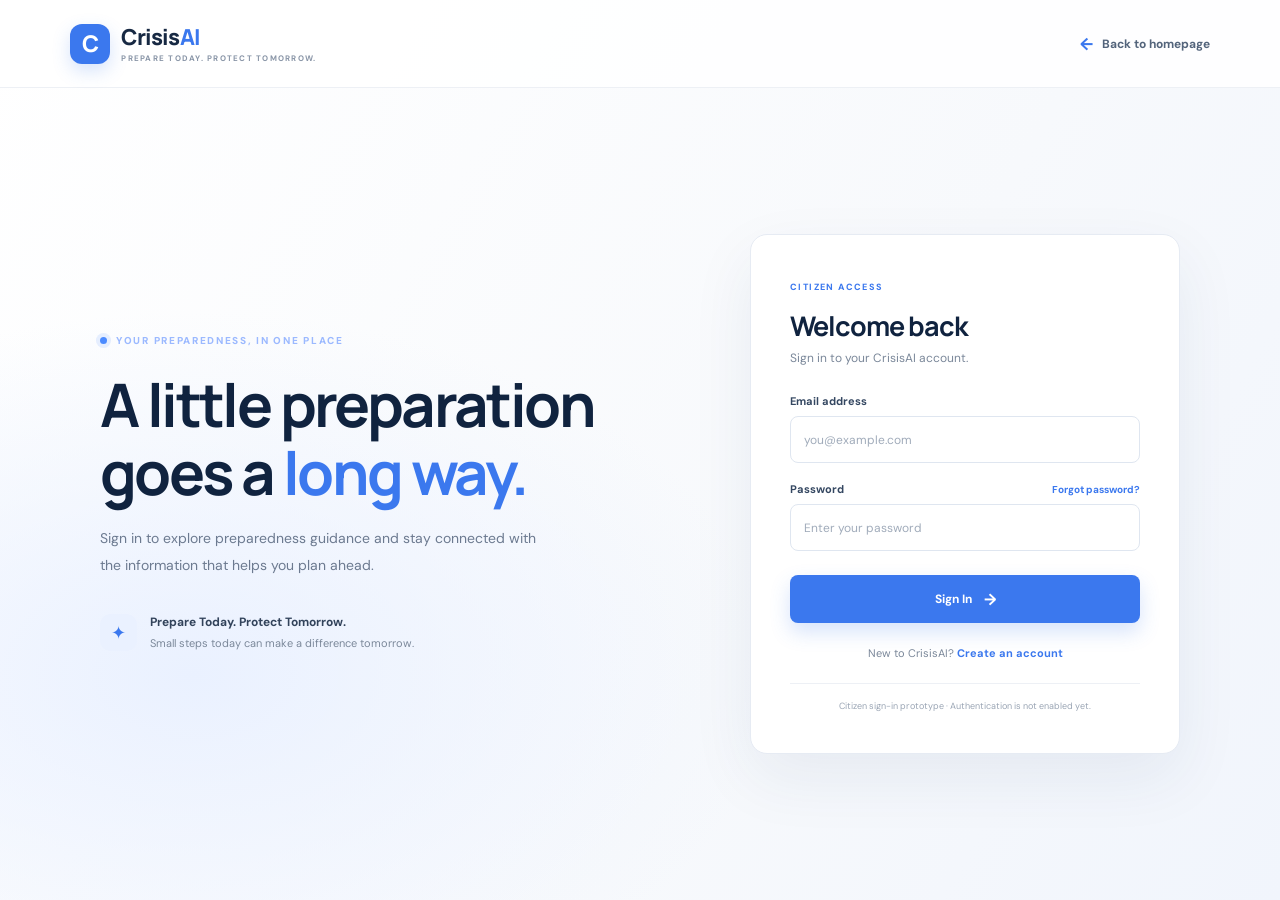
<file: CrisisAI/index.html>
<!DOCTYPE html>
<html lang="en">
<head>
  <meta charset="UTF-8">
  <meta name="viewport" content="width=device-width, initial-scale=1.0">
  <meta name="description" content="CrisisAI helps communities prepare for future disasters with risk insights and preparedness planning.">
  <title>CrisisAI | Future Disaster Preparedness</title>
  <script>
    if (sessionStorage.getItem('crisisaiSignedIn') !== 'true') {
      window.location.replace('login.html');
    }
  </script>
  <link rel="stylesheet" href="style.css">
</head>
<body>
  <header class="site-header">
    <a class="brand" href="#" aria-label="CrisisAI home">
      <span class="brand-mark">C</span>
      <span>Crisis<span class="brand-accent">AI</span><small>PREPARE TODAY. PROTECT TOMORROW.</small></span>
    </a>

    <nav class="main-nav" aria-label="Main navigation">
      <a class="active" href="#home">Home</a>
      <a href="#insights">Risk Insights</a>
      <a href="#preparedness">Preparedness</a>
      <a href="#community">Community</a>
    </nav>

    <a class="header-button" href="#preparedness">Explore plans <span aria-hidden="true">↗</span></a>
  </header>

  <main>
    <section class="hero" id="home">
      <div class="hero-content">
        <div class="eyebrow"><span class="pulse-dot"></span> FUTURE-READY COMMUNITIES</div>
        <h1>Prepare for what’s next.<br><span>Before it happens.</span></h1>
        <p class="hero-copy">
          CrisisAI turns historical disaster information and local data into practical preparedness insights,
          helping communities plan ahead with greater confidence.
        </p>
        <div class="hero-actions">
          <a class="button button-primary" href="#insights">Explore risk insights <span aria-hidden="true">→</span></a>
          <a class="button button-secondary" href="#preparedness">View preparedness plans</a>
        </div>
        <div class="hero-note">
          <span class="note-icon">✦</span>
          <span><strong>Preparedness starts with knowledge.</strong><br>Understand risks. Plan resources. Strengthen readiness.</span>
        </div>
      </div>

      <div class="hero-visual" aria-label="Preparedness overview illustration">
        <div class="visual-topline"><span>CRISISAI OVERVIEW</span><span class="live-label"><i></i> PLANNING MODE</span></div>
        <div class="map-panel">
          <div class="map-grid"></div>
          <svg class="map-art" viewBox="0 0 480 330" role="img" aria-label="Abstract map showing example planning zones">
            <path class="land" d="M63 42 L112 27 149 47 176 36 211 59 246 50 271 76 309 72 327 98 365 106 387 137 371 167 394 192 371 219 341 215 320 248 286 246 265 278 227 268 208 291 176 269 145 275 128 246 98 238 86 207 59 192 73 164 51 143 66 111 47 86Z"/>
            <path class="map-line" d="M65 106 C126 126 141 84 195 108 S281 135 325 105 S364 133 382 151"/>
            <path class="map-line" d="M90 204 C144 181 170 218 217 190 S295 176 355 205"/>
            <path class="map-line" d="M149 48 C163 100 138 139 174 170 S194 232 176 269"/>
            <path class="map-line" d="M271 76 C248 117 285 143 265 180 S273 229 286 246"/>
            <path class="map-line" d="M98 238 L145 194 217 190 246 149 325 105"/>
            <circle class="zone zone-a" cx="174" cy="145" r="36"/>
            <circle class="zone zone-b" cx="295" cy="188" r="47"/>
            <circle class="map-point" cx="174" cy="145" r="5"/>
            <circle class="map-point" cx="295" cy="188" r="5"/>
            <circle class="map-point" cx="235" cy="94" r="4"/>
          </svg>
          <div class="map-tag tag-one"><span></span> Zone A <b>Review</b></div>
          <div class="map-tag tag-two"><span></span> Zone B <b>Plan</b></div>
          <div class="map-caption">ILLUSTRATIVE PLANNING MAP</div>
        </div>
        <div class="visual-bottom">
          <div><span class="mini-icon">⌁</span><span><small>ANALYSIS</small><strong>Historical patterns</strong></span></div>
          <div><span class="mini-icon">◎</span><span><small>PLANNING</small><strong>Resource readiness</strong></span></div>
        </div>
        <div class="floating-card"><span class="floating-icon">✦</span><span><small>PREPAREDNESS FOCUS</small><strong>Plan ahead, together.</strong></span></div>
      </div>
    </section>

    <section class="stats-strip" aria-label="CrisisAI approach">
      <div><span class="stat-number">01</span><span><strong>Learn from history</strong><small>Use past disaster information</small></span></div>
      <div><span class="stat-number">02</span><span><strong>Understand local risk</strong><small>Identify areas needing attention</small></span></div>
      <div><span class="stat-number">03</span><span><strong>Prepare resources</strong><small>Support informed planning</small></span></div>
    </section>

    <section class="section insights-section" id="insights">
      <div class="section-heading">
        <div><div class="eyebrow dark-eyebrow">INSIGHTS FOR PLANNING</div><h2>See the bigger picture.</h2></div>
        <p>CrisisAI is designed to help users explore future preparedness needs—not manage an active emergency.</p>
      </div>

      <div class="insight-grid">
        <article class="info-card">
          <div class="card-icon blue-icon">⌖</div>
          <span class="card-kicker">01 / RISK ANALYSIS</span>
          <h3>Risk pattern insights</h3>
          <p>Explore historical disaster patterns and geographic information to highlight areas that may need preparedness attention.</p>
          <a href="#preparedness">How it helps <span>→</span></a>
        </article>
        <article class="info-card">
          <div class="card-icon green-icon">▤</div>
          <span class="card-kicker">02 / RESOURCE FORECASTING</span>
          <h3>Plan resource needs</h3>
          <p>Estimate supplies, equipment, and resource requirements to support more thoughtful preparation before a disaster.</p>
          <a href="#preparedness">Explore planning <span>→</span></a>
        </article>
        <article class="info-card">
          <div class="card-icon amber-icon">⌂</div>
          <span class="card-kicker">03 / SHELTER READINESS</span>
          <h3>Strengthen readiness</h3>
          <p>Organize shelter preparedness considerations and scenario-based plans around local needs and available resources.</p>
          <a href="#preparedness">View priorities <span>→</span></a>
        </article>
      </div>
    </section>

    <section class="preparedness-band" id="preparedness">
      <div class="band-content">
        <div class="eyebrow"><span class="pulse-dot"></span> FROM INSIGHT TO ACTION</div>
        <h2>Good preparation is<br>built <span>before the crisis.</span></h2>
        <p>Bring risk insights, resource estimates, and preparedness tasks into one clear planning experience.</p>
        <a class="button button-light" href="#community">Discover the approach <span aria-hidden="true">→</span></a>
      </div>
      <div class="plan-list">
        <div class="plan-item"><span class="plan-check">01</span><span><strong>Review risk insights</strong><small>Identify potential areas of concern</small></span><span class="plan-arrow">↗</span></div>
        <div class="plan-item"><span class="plan-check">02</span><span><strong>Estimate resource needs</strong><small>Consider supplies and equipment</small></span><span class="plan-arrow">↗</span></div>
        <div class="plan-item"><span class="plan-check">03</span><span><strong>Prepare local plans</strong><small>Consider shelters and scenarios</small></span><span class="plan-arrow">↗</span></div>
      </div>
    </section>

    <section class="community-section section" id="community">
      <div class="community-symbol">✳</div>
      <div class="community-copy">
        <div class="eyebrow dark-eyebrow">COMMUNITY MATTERS</div>
        <h2>Preparedness works<br>better when everyone contributes.</h2>
        <p>Citizens can stay informed, explore preparedness updates, use the CrisisAI chatbot concept, and share feedback about plans, shelters, and resource needs.</p>
      </div>
      <div class="community-points">
        <div><span>✓</span> View preparedness updates</div>
        <div><span>✓</span> Explore guidance with a chatbot</div>
        <div><span>✓</span> Share community feedback</div>
      </div>
    </section>
  </main>

  <footer class="site-footer">
    <a class="brand footer-brand" href="#home"><span class="brand-mark">C</span><span>Crisis<span class="brand-accent">AI</span><small>PREPARE TODAY. PROTECT TOMORROW.</small></span></a>
    <p>A future disaster preparedness assistant concept.</p>
  </footer>
</body>
</html>
</file>
<file: CrisisAI/style.css>
@import url('https://fonts.googleapis.com/css2?family=DM+Sans:wght@400;500;600;700&family=Manrope:wght@400;500;600;700;800&display=swap');

:root {
  --navy: #10233f;
  --navy-deep: #0b1a30;
  --blue: #3b78ee;
  --blue-soft: #eaf1ff;
  --ink: #172943;
  --muted: #6e7c91;
  --line: #e7ecf3;
  --page: #f7f9fc;
  --white: #fff;
  --green: #36a989;
  --amber: #d99b34;
}

* { box-sizing: border-box; }
html { scroll-behavior: smooth; }
body {
  margin: 0;
  background: var(--page);
  color: var(--ink);
  font-family: 'DM Sans', sans-serif;
  -webkit-font-smoothing: antialiased;
}
a { color: inherit; text-decoration: none; }
.site-header {
  min-height: 88px;
  display: flex;
  align-items: center;
  justify-content: space-between;
  gap: 28px;
  padding: 18px max(5.5vw, 24px);
  background: rgba(255,255,255,.96);
  border-bottom: 1px solid #edf0f5;
}
.brand { display: flex; align-items: center; gap: 11px; font-family: 'Manrope', sans-serif; font-size: 22px; font-weight: 800; letter-spacing: -.8px; line-height: 1; }
.brand-mark { display: grid; place-items: center; width: 40px; height: 40px; border-radius: 12px; background: var(--blue); color: white; font-size: 23px; box-shadow: 0 7px 18px #3b78ee35; }
.brand-accent { color: var(--blue); }
.brand small { display: block; margin-top: 6px; color: #8995a7; font-family: 'DM Sans', sans-serif; font-size: 8px; font-weight: 700; letter-spacing: 1.25px; }
.main-nav { display: flex; align-items: center; gap: clamp(18px, 3vw, 40px); color: #66758a; font-size: 13px; font-weight: 600; }
.main-nav a { transition: color .2s ease; }
.main-nav a:hover, .main-nav a.active { color: var(--blue); }
.header-button { padding: 12px 17px; border: 1px solid #dfe7f3; border-radius: 9px; color: var(--navy); font-size: 12px; font-weight: 700; white-space: nowrap; }
.header-button span { padding-left: 9px; color: var(--blue); font-size: 16px; }
.hero { display: grid; grid-template-columns: 1.03fr .97fr; gap: 5.5vw; align-items: center; padding: 76px max(7.5vw, 28px) 68px; background: radial-gradient(ellipse at 86% 42%, #e9f1ff 0%, transparent 43%), linear-gradient(120deg, #fff 0%, #f8faff 100%); overflow: hidden; }
.hero-content { max-width: 600px; }
.eyebrow { display: flex; align-items: center; gap: 9px; color: #9bb9ff; font-size: 10px; font-weight: 800; letter-spacing: 1.7px; }
.pulse-dot { display: inline-block; width: 7px; height: 7px; border-radius: 50%; background: #4c8bff; box-shadow: 0 0 0 4px #4c8bff20; }
h1, h2, h3, p { margin-top: 0; }
h1, h2, h3 { font-family: 'Manrope', sans-serif; }
h1 { margin: 24px 0 20px; color: var(--navy); font-size: clamp(38px, 4.6vw, 63px); line-height: 1.12; letter-spacing: -2.8px; }
h1 span { color: var(--blue); }
.hero-copy { max-width: 500px; color: #6c7a90; font-size: 15px; line-height: 1.9; }
.hero-actions { display: flex; flex-wrap: wrap; gap: 12px; margin-top: 29px; }
.button { display: inline-flex; align-items: center; justify-content: center; gap: 18px; min-height: 47px; padding: 0 19px; border-radius: 8px; font-size: 12px; font-weight: 700; transition: transform .2s, box-shadow .2s; }
.button:hover { transform: translateY(-2px); }
.button-primary { color: #fff; background: var(--blue); box-shadow: 0 9px 20px #3b78ee35; }
.button-primary span, .button-light span { font-size: 17px; }
.button-secondary { color: #334762; background: #fff; border: 1px solid #e2e8f1; }
.hero-note { display: flex; align-items: center; gap: 13px; margin-top: 39px; color: #7b889a; font-size: 11px; line-height: 1.8; }
.hero-note strong { color: #32435b; font-size: 12px; }
.note-icon { display: grid; place-items: center; width: 37px; height: 37px; border-radius: 11px; color: var(--blue); background: var(--blue-soft); font-size: 18px; }
.hero-visual { position: relative; max-width: 560px; width: 100%; margin: auto; padding: 19px; border: 1px solid #e5ebf5; border-radius: 20px; background: #fff; box-shadow: 0 26px 65px #1c37600e; }
.visual-topline { display: flex; align-items: center; justify-content: space-between; padding: 0 2px 15px; color: #7e8da2; font-size: 9px; font-weight: 800; letter-spacing: 1.1px; }
.live-label { color: #2e9a7c; font-size: 8px; letter-spacing: .7px; }
.live-label i { display: inline-block; width: 5px; height: 5px; margin-right: 5px; border-radius: 50%; background: #36b18e; }
.map-panel { position: relative; height: 310px; overflow: hidden; border-radius: 13px; background: #f2f6fc; }
.map-grid { position: absolute; inset: 0; opacity: .65; background-image: linear-gradient(#dfe7f2 1px, transparent 1px), linear-gradient(90deg, #dfe7f2 1px, transparent 1px); background-size: 25px 25px; }
.map-art { position: absolute; width: 100%; height: 100%; inset: 0; }
.land { fill: #dce8f6; stroke: #c6d8ec; stroke-width: 2; }
.map-line { fill: none; stroke: #fff; stroke-width: 3; stroke-linecap: round; }
.zone { fill: #4e8aff; fill-opacity: .13; stroke: #4e8aff; stroke-opacity: .5; stroke-width: 1.5; stroke-dasharray: 4 5; }
.zone-b { fill: #eab34e; stroke: #d99b34; fill-opacity: .17; stroke-opacity: .65; }
.map-point { fill: #3b78ee; stroke: #fff; stroke-width: 3; }
.map-tag { position: absolute; display: flex; align-items: center; gap: 7px; padding: 9px 11px; border: 1px solid #e5ebf5; border-radius: 8px; background: #fff; color: #344761; font-size: 9px; box-shadow: 0 6px 20px #19385b12; }
.map-tag span { width: 6px; height: 6px; border-radius: 50%; background: var(--blue); }
.map-tag b { color: #7b8aa0; font-size: 8px; font-weight: 500; }
.tag-one { top: 31%; left: 10%; }
.tag-two { right: 7%; bottom: 25%; }
.tag-two span { background: var(--amber); }
.map-caption { position: absolute; bottom: 12px; left: 13px; color: #9aa8ba; font-size: 7px; font-weight: 800; letter-spacing: 1.1px; }
.visual-bottom { display: grid; grid-template-columns: 1fr 1fr; gap: 12px; padding-top: 14px; }
.visual-bottom > div { display: flex; align-items: center; gap: 10px; padding: 12px; border: 1px solid #edf0f5; border-radius: 9px; }
.mini-icon { display: grid; place-items: center; width: 31px; height: 31px; border-radius: 9px; color: var(--blue); background: #eef4ff; font-size: 19px; }
.visual-bottom small, .visual-bottom strong, .floating-card small, .floating-card strong { display: block; }
.visual-bottom small, .floating-card small { margin-bottom: 4px; color: #93a0b1; font-size: 7px; font-weight: 800; letter-spacing: .8px; }
.visual-bottom strong { color: #33445b; font-size: 10px; }
.floating-card { position: absolute; right: -25px; top: 34%; display: flex; align-items: center; gap: 11px; padding: 13px 16px; border: 1px solid #e8edf4; border-radius: 12px; background: #fff; box-shadow: 0 13px 35px #233b5c18; }
.floating-icon { display: grid; place-items: center; width: 33px; height: 33px; border-radius: 10px; background: #e8f8f3; color: #2ca784; font-size: 17px; }
.floating-card strong { color: var(--navy); font-size: 11px; }
.stats-strip { display: grid; grid-template-columns: repeat(3, 1fr); gap: 22px; padding: 26px max(8vw, 28px); background: #fff; border-top: 1px solid #eef1f6; border-bottom: 1px solid #eef1f6; }
.stats-strip > div { display: flex; align-items: center; gap: 14px; padding-left: 22px; border-left: 1px solid #e8edf4; }
.stat-number { color: #a4bff8; font-family: 'Manrope', sans-serif; font-size: 25px; font-weight: 800; }
.stats-strip strong, .stats-strip small { display: block; }
.stats-strip strong { margin-bottom: 4px; color: #263a55; font-size: 12px; }
.stats-strip small { color: #8a97a8; font-size: 10px; }
.section { padding: 86px max(7.5vw, 28px); }
.section-heading { display: flex; align-items: end; justify-content: space-between; gap: 35px; margin-bottom: 34px; }
.dark-eyebrow { color: var(--blue); }
.section-heading h2, .community-copy h2 { margin: 12px 0 0; color: var(--navy); font-size: clamp(29px, 3vw, 40px); line-height: 1.2; letter-spacing: -1.5px; }
.section-heading > p { max-width: 365px; margin-bottom: 3px; color: #7a8799; font-size: 12px; line-height: 1.8; }
.insight-grid { display: grid; grid-template-columns: repeat(3, 1fr); gap: 18px; }
.info-card { min-height: 270px; padding: 25px; border: 1px solid #e8edf4; border-radius: 14px; background: #fff; transition: transform .2s, box-shadow .2s; }
.info-card:hover { transform: translateY(-4px); box-shadow: 0 16px 35px #233b5c0c; }
.card-icon { display: grid; place-items: center; width: 43px; height: 43px; margin-bottom: 22px; border-radius: 12px; font-size: 23px; }
.blue-icon { color: #3b78ee; background: #eaf1ff; }
.green-icon { color: #239e7d; background: #e7f8f2; }
.amber-icon { color: #c18b27; background: #fff4df; }
.card-kicker { color: #91a0b3; font-size: 8px; font-weight: 800; letter-spacing: 1.1px; }
.info-card h3 { margin: 12px 0 9px; color: var(--navy); font-size: 17px; letter-spacing: -.4px; }
.info-card p { min-height: 63px; margin-bottom: 17px; color: #7b889a; font-size: 11px; line-height: 1.8; }
.info-card a { color: var(--blue); font-size: 11px; font-weight: 700; }
.info-card a span { margin-left: 7px; font-size: 15px; }
.preparedness-band { display: grid; grid-template-columns: 1fr .9fr; align-items: center; gap: 8vw; padding: 72px max(8vw, 28px); color: #fff; background: linear-gradient(120deg, #10233f, #152f53); }
.band-content h2 { margin: 21px 0 15px; font-size: clamp(33px, 3.6vw, 47px); line-height: 1.18; letter-spacing: -1.8px; }
.band-content h2 span { color: #83aaff; }
.band-content p { max-width: 410px; color: #b1bfd2; font-size: 12px; line-height: 1.9; }
.button-light { margin-top: 11px; color: var(--navy); background: #fff; }
.plan-list { padding: 8px 20px; border: 1px solid #ffffff20; border-radius: 14px; background: #ffffff08; }
.plan-item { display: flex; align-items: center; gap: 13px; padding: 19px 2px; border-bottom: 1px solid #ffffff18; }
.plan-item:last-child { border-bottom: 0; }
.plan-check { display: grid; place-items: center; flex: 0 0 35px; height: 35px; border: 1px solid #ffffff2c; border-radius: 10px; color: #9fbcff; font-size: 10px; font-weight: 800; }
.plan-item > span:nth-child(2) { flex: 1; }
.plan-item strong, .plan-item small { display: block; }
.plan-item strong { margin-bottom: 5px; font-size: 12px; }
.plan-item small { color: #a8b7cc; font-size: 10px; }
.plan-arrow { color: #86a9f5; font-size: 18px; }
.community-section { display: grid; grid-template-columns: 70px 1fr .8fr; align-items: center; gap: 30px; background: #fff; }
.community-symbol { display: grid; place-items: center; width: 60px; height: 60px; border-radius: 17px; color: var(--blue); background: #eaf1ff; font-size: 30px; }
.community-copy h2 { font-size: clamp(25px, 2.6vw, 34px); }
.community-copy p { max-width: 530px; margin: 15px 0 0; color: #7a8799; font-size: 11px; line-height: 1.9; }
.community-points { display: grid; gap: 14px; color: #53647b; font-size: 11px; }
.community-points span { display: inline-grid; place-items: center; width: 20px; height: 20px; margin-right: 7px; border-radius: 50%; color: #209978; background: #e6f8f1; font-size: 11px; font-weight: 800; }
.site-footer { display: flex; align-items: center; justify-content: space-between; gap: 20px; padding: 25px max(5.5vw, 24px); border-top: 1px solid #e8edf4; background: #f8faff; }
.footer-brand { font-size: 18px; }
.footer-brand .brand-mark { width: 34px; height: 34px; border-radius: 10px; font-size: 19px; }
.footer-brand small { font-size: 7px; }
.site-footer p { margin: 0; color: #8a97a8; font-size: 10px; }
.footer-tag { padding: 8px 10px; border: 1px solid #e1e8f2; border-radius: 6px; color: #7e8da2; font-size: 8px; font-weight: 800; letter-spacing: .7px; }

@media (max-width: 980px) {
  .main-nav { gap: 16px; }
  .hero { gap: 35px; padding-top: 60px; }
  .floating-card { right: -8px; }
  .community-section { grid-template-columns: 55px 1fr; }
  .community-points { grid-column: 2; grid-template-columns: repeat(3, 1fr); gap: 10px; }
}
@media (max-width: 760px) {
  .site-header { flex-wrap: wrap; gap: 17px; padding-top: 17px; padding-bottom: 17px; }
  .main-nav { order: 3; width: 100%; justify-content: space-between; overflow-x: auto; padding-top: 4px; font-size: 11px; }
  .header-button { margin-left: auto; }
  .hero { grid-template-columns: 1fr; padding: 53px 25px 45px; }
  .hero-content { max-width: 100%; }
  h1 { font-size: clamp(39px, 9vw, 58px); letter-spacing: -2px; }
  .hero-visual { max-width: 540px; margin-top: 10px; }
  .stats-strip { grid-template-columns: 1fr; gap: 17px; padding: 25px; }
  .stats-strip > div { padding: 0 0 0 13px; }
  .section { padding: 60px 25px; }
  .section-heading { align-items: start; flex-direction: column; gap: 13px; }
  .section-heading > p { max-width: 520px; }
  .insight-grid { grid-template-columns: 1fr; }
  .info-card { min-height: auto; }
  .info-card p { min-height: auto; }
  .preparedness-band { grid-template-columns: 1fr; gap: 35px; padding: 55px 25px; }
  .community-section { grid-template-columns: 1fr; gap: 20px; }
  .community-points { grid-column: auto; grid-template-columns: 1fr; }
  .site-footer { flex-wrap: wrap; }
}
@media (max-width: 420px) {
  .brand { font-size: 20px; }
  .header-button { padding: 10px 12px; font-size: 10px; }
  .hero-actions { align-items: stretch; flex-direction: column; }
  .button { width: 100%; }
  .map-panel { height: 260px; }
  .visual-bottom { grid-template-columns: 1fr; }
  .floating-card { top: 31%; right: -4px; padding: 10px; }
  .site-footer p { order: 3; width: 100%; }
}
</file>
<file: CrisisAI/login.css>
.login-page {
  min-height: 100vh;
  background:
    radial-gradient(ellipse at 15% 75%, #eaf1ff 0%, transparent 38%),
    linear-gradient(120deg, #fff 0%, #f7f9fc 62%, #f1f5fc 100%);
}

.login-header {
  min-height: 88px;
  display: flex;
  align-items: center;
  justify-content: space-between;
  gap: 24px;
  padding: 18px max(5.5vw, 24px);
  border-bottom: 1px solid #edf0f5;
  background: rgba(255, 255, 255, .88);
}

.home-link {
  display: inline-flex;
  align-items: center;
  gap: 9px;
  color: #53647b;
  font-size: 12px;
  font-weight: 700;
  transition: color .2s ease;
}

.home-link:hover { color: var(--blue); }
.home-link span { color: var(--blue); font-size: 17px; }

.login-main {
  display: grid;
  grid-template-columns: minmax(0, 1fr) minmax(340px, 430px);
  align-items: center;
  gap: clamp(48px, 9vw, 130px);
  width: min(1080px, calc(100% - 56px));
  min-height: calc(100vh - 88px);
  margin: 0 auto;
  padding: 65px 0;
}

.login-intro { max-width: 560px; }

.login-intro h1 {
  margin: 24px 0 18px;
  color: var(--navy);
  font-size: clamp(39px, 5vw, 60px);
  line-height: 1.13;
  letter-spacing: -2.6px;
}

.login-intro h1 span { color: var(--blue); }

.login-intro > p {
  max-width: 450px;
  color: #6c7a90;
  font-size: 14px;
  line-height: 1.9;
}

.intro-note {
  display: flex;
  align-items: center;
  gap: 13px;
  margin-top: 34px;
  color: #7b889a;
  font-size: 11px;
  line-height: 1.8;
}

.intro-note strong { color: #32435b; font-size: 12px; }

.login-card {
  padding: clamp(27px, 4vw, 39px);
  border: 1px solid #e6ebf3;
  border-radius: 17px;
  background: #fff;
  box-shadow: 0 24px 65px #1c376012;
}

.card-kicker {
  color: var(--blue);
  font-size: 9px;
  font-weight: 800;
  letter-spacing: 1.4px;
}

.card-heading h2 {
  margin: 12px 0 6px;
  color: var(--navy);
  font-size: 27px;
  letter-spacing: -1px;
}

.card-heading p {
  margin-bottom: 28px;
  color: #7a8799;
  font-size: 12px;
}

.login-form { display: grid; }

.login-form label {
  margin-bottom: 8px;
  color: #344761;
  font-size: 11px;
  font-weight: 700;
}

.login-form input {
  width: 100%;
  min-height: 47px;
  padding: 0 13px;
  border: 1px solid #dfe6f0;
  border-radius: 8px;
  outline: none;
  background: #fff;
  color: var(--ink);
  font: inherit;
  font-size: 12px;
  transition: border-color .2s ease, box-shadow .2s ease;
}

.login-form input::placeholder { color: #a0abba; }

.login-form input:focus {
  border-color: var(--blue);
  box-shadow: 0 0 0 3px #3b78ee1c;
}

.password-heading {
  display: flex;
  align-items: center;
  justify-content: space-between;
  gap: 12px;
  margin-top: 19px;
}

.password-heading label { margin-bottom: 8px; }
.password-heading a, .create-account a { color: var(--blue); font-weight: 700; }
.password-heading a { margin-bottom: 8px; font-size: 10px; }
.password-heading a:hover, .create-account a:hover { text-decoration: underline; }

.sign-in-button {
  display: flex;
  align-items: center;
  justify-content: center;
  gap: 12px;
  min-height: 48px;
  margin-top: 24px;
  border: 0;
  border-radius: 8px;
  background: var(--blue);
  box-shadow: 0 9px 20px #3b78ee35;
  color: #fff;
  font: inherit;
  font-size: 12px;
  font-weight: 700;
  cursor: pointer;
  transition: background .2s ease, transform .2s ease;
}

.sign-in-button:hover { transform: translateY(-1px); background: #2d6de5; }
.sign-in-button span { font-size: 16px; }

.create-account {
  margin: 23px 0 0;
  color: #7a8799;
  font-size: 11px;
  text-align: center;
}

.prototype-note {
  margin: 23px 0 0;
  padding-top: 15px;
  border-top: 1px solid #edf0f5;
  color: #9aa5b4;
  font-size: 9px;
  line-height: 1.6;
  text-align: center;
}

@media (max-width: 760px) {
  .login-main {
    grid-template-columns: 1fr;
    gap: 35px;
    width: min(520px, calc(100% - 48px));
    min-height: auto;
    padding: 48px 0 60px;
  }

  .login-intro h1 {
    margin-top: 18px;
    font-size: clamp(37px, 8vw, 50px);
  }

  .login-intro > p { max-width: 520px; }
  .intro-note { margin-top: 22px; }
}

@media (max-width: 420px) {
  .login-header { min-height: 76px; padding: 14px 18px; }
  .login-header .brand { gap: 8px; font-size: 19px; }
  .login-header .brand-mark { width: 36px; height: 36px; }
  .login-header .brand small { font-size: 7px; letter-spacing: .9px; }
  .home-link { gap: 5px; font-size: 10px; }
  .login-main { width: calc(100% - 36px); padding-top: 38px; }
  .login-card { padding: 25px 21px; }
}
</file>
